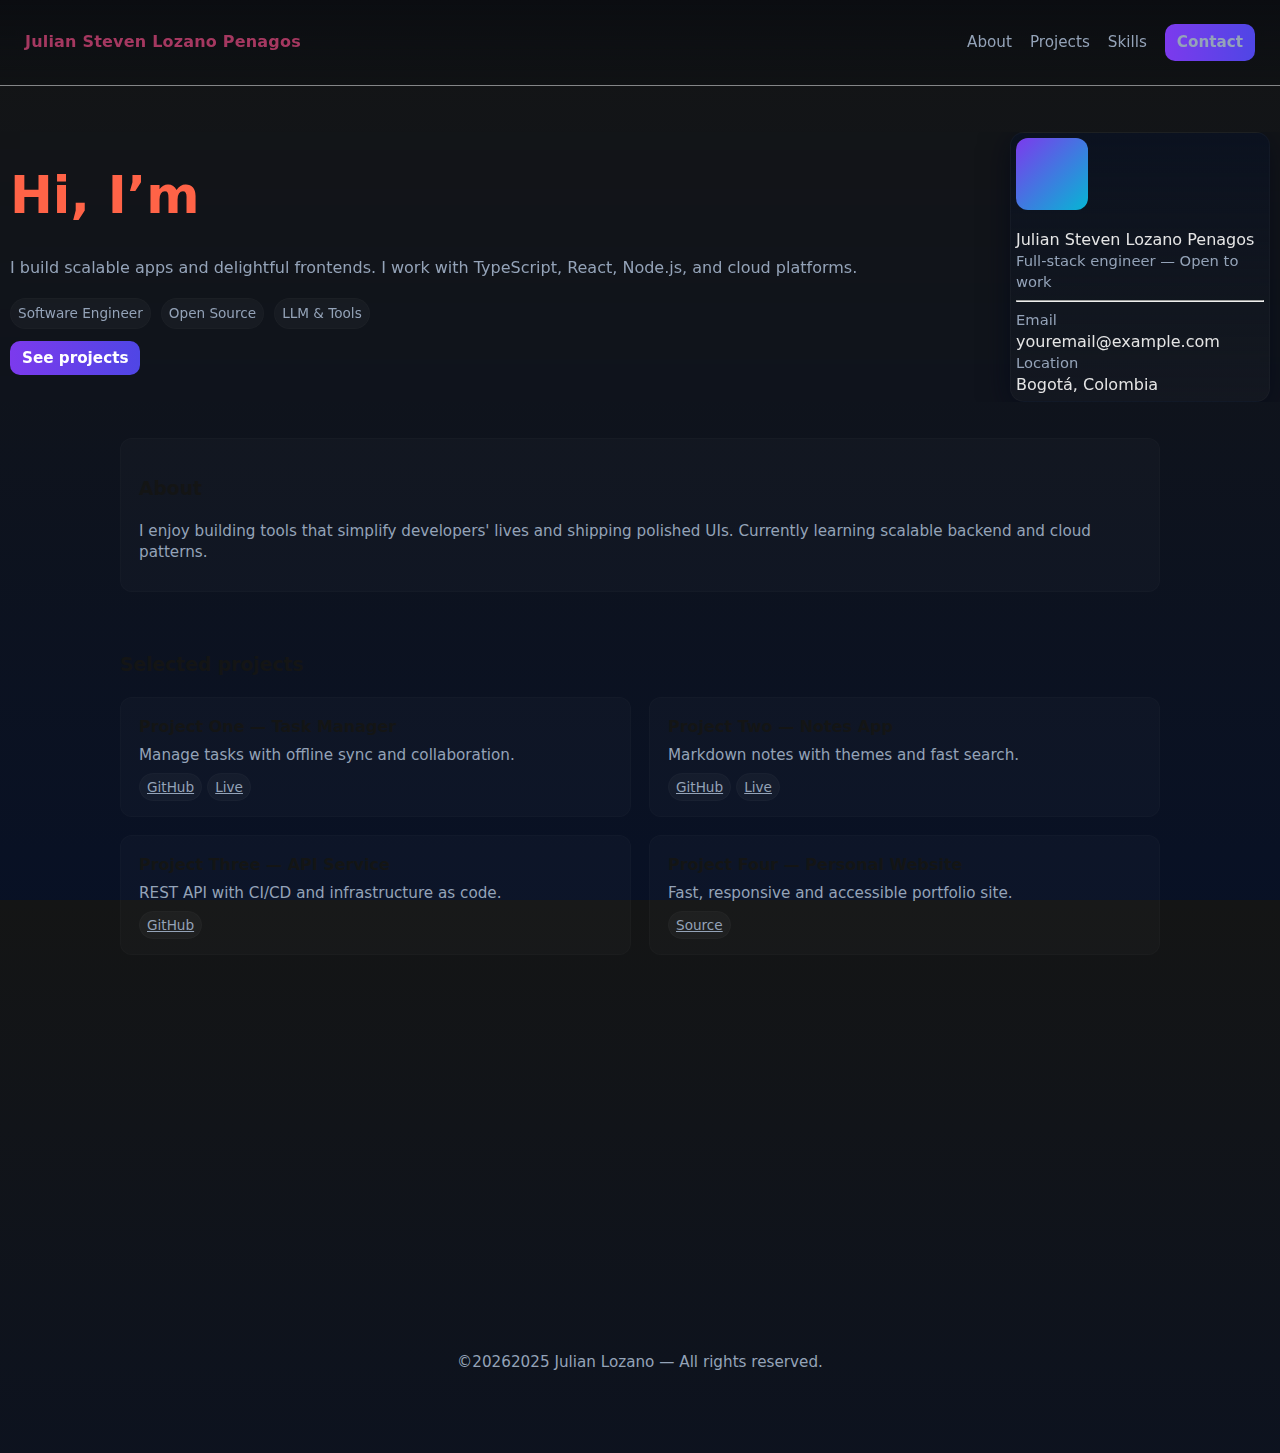
<file: index.html>
<!DOCTYPE html>
<html lang="en">
<head>
    <meta charset="UTF-8">
    <meta name="viewport" content="width=device-width, initial-scale=1.0">
    <title>Julian Penagos - Software Engineer</title>
    <meta name="description" content="Julian Steven Lozano Penagos' personal portfolio — software engineer. projects, skills and contact." />
    <link rel="stylesheet" href="assets/css/variables.css">
    <link rel="stylesheet" href="assets/css/layout.css">
    <link rel="stylesheet" href="assets/css/header.css">
    <link rel="stylesheet" href="assets/css/hero.css">
    <link rel="stylesheet" href="assets/css/components.css">
    <link rel="stylesheet" href="assets/css/footer.css">
    <link rel="stylesheet" href="assets/css/animations.css">
    <link rel="stylesheet" href="assets/css/utils.css">
    <link rel="stylesheet" href="assets/css/responsive.css">
</head>
<body>
<header data-include="components/header.html"></header>
<main>
    <section id="hero" data-include="components/hero.html"></section>
    <section id="about" data-include="components/about.html"></section>
    <section id="projects" data-include="components/projects.html"></section>
    <section id="skills" data-include="components/skills.html"></section>
    <section id="contact" data-include="components/contact.html"></section>
</main>

<footer data-include="components/footer.html"></footer>

<script src="assets/js/include.js"></script>
<script src="assets/js/typewriter.js"></script>
<script src="assets/js/animations.js"></script>
</body>
</html>
</file>
<file: assets/css/variables.css>
:root {
    --bg-dark:#141515;
    --text-color: #e5e5e5;
    --card:#0b1220;
    --muted:#94a3b8;
    --accent:#7c3aed;

    --border-radius: 12px;
    --glass: rgba(255,255,255,0.03);
    --glass-2: rgba(255,255,255,0.02);

    font-family: Inter, ui-sans-serif, system-ui, -apple-system, "Segoe UI", Roboto, "Helvetica Neue", Arial;
    --font-size: 16px;
    --text-strong: #ffffff;

    --transition: 0.25s ease;
}
</file>
<file: assets/css/layout.css>
*{box-sizing:border-box}

html,body{height:100%}

body{
    margin:0;
    background: linear-gradient(180deg, var(--bg-dark), #061028 120%);
    color:var(--bg-dark);
    -webkit-font-smoothing:antialiased;
    -moz-osx-font-smoothing:grayscale;
    line-height:1.4;
}

/* =========================
   Layout
========================= */
main {
    padding: 10px 120px;
}

.container {
    max-width: 1000px;
    margin: 0 auto;
    padding: 0 60px;
}


section { margin-top: 36px; }

.grid {
    display: grid;
    grid-template-columns: repeat(2,1fr);
    gap: 18px;
}
</file>
<file: assets/css/header.css>
header {
    position: sticky;
    top: 0;
    padding: 10px 25px;
    z-index: 30;
    backdrop-filter: blur(6px);
    background: linear-gradient(180deg, rgba(5,8,15,0.6), rgba(5,8,15,0.2));
    border-bottom: 1px solid rgba(255,255,255,50%);
}


nav {
    display: flex;
    align-items: center;
    justify-content: space-between; padding: 14px 0;
}

.logo {
    font-weight: 700;
    letter-spacing: 0.2px;
    color: #A53860;
}

.navlinks {
    display: flex;
    gap: 18px;
    align-items: center;
}

.navlinks a {
    color: var(--muted);
    text-decoration: none;
    font-size: 0.95rem;
}
</file>
<file: assets/css/hero.css>
#hero {
    width: 100vw;
    margin-left: 50%;
    transform: translateX(-50%);
    position: relative;
    backdrop-filter: blur(8px);
    color: var(--text-color);
    overflow: hidden;
}

.hero {
    display: flex;
    gap: 80px;
    flex-wrap: wrap;
    padding: 0 10px;
    width: 100%;
    box-sizing: border-box;
    justify-content: space-between;
}


.hero-left {
    flex: 1;
    min-width: 260px;
}

.muted { color: var(--muted); margin: 0 0 18px; }

.roles { display: flex; gap: 10px; flex-wrap: wrap; }

.pill {
    background: var(--glass);
    padding: 5px 7px;
    border-radius: 999px;
    font-size: 0.85rem;
    color: var(--muted);
    border: 1px solid rgba(255,255,255,0.02);
}

.hero-right {
    width: 260px; min-width: 220px;
    padding: 5px;
    border-radius: 14px;
    background: linear-gradient(180deg,var(--card), rgba(255,255,255,0.02));
    box-shadow: 0 6px 30px rgba(2,6,23,0.6);
    border: 1px solid rgba(255,255,255,0.03);
}

.profile {
    width: 72px;
    height: 72px;
    border-radius: 12px;
    display: inline-block;
    background: linear-gradient(135deg,var(--accent),#06b6d4);
    margin-bottom: 12px;
}

.small {
    font-size: 0.92rem;
    color: var(--muted); }

.console-container {
    font-size: 3.2rem;
    font-weight: 800;
    line-height: 1.1;
    color: var(--text-strong, #fff);
    display: inline-flex;
    align-items: center;
}

.console-underscore {
    font-size: 1em;
    margin-left: 4px;
    opacity: 1;
}

.hidden {
    opacity: 0;
}
</file>
<file: assets/css/components.css>
/* =========================
   Components
========================= */
.card {
    background: var(--glass-2);
    padding: 18px;
    border-radius: 12px;
    border: 1px solid rgba(255,255,255,0.02);
}

.project-title { font-weight: 600; margin: 0 0 6px; }
.project-desc { color: var(--muted); font-size: 0.95rem; margin: 0 0 10px; }

.skills { display: flex; gap: 8px; flex-wrap: wrap; }
.skill {
    padding: 6px 8px; border-radius: 8px;
    background: rgba(255,255,255,0.03);
    font-size: 0.85rem; color: var(--muted);
    border: 1px solid rgba(255,255,255,0.02);
}

/* =========================
   Buttons & Links
========================= */
.cta {
    padding: 8px 12px;
    border-radius: 10px;
    background: linear-gradient(90deg,var(--accent),#4f46e5);
    color: white; text-decoration: none;
    font-weight: 600; font-size: 0.95rem;
}
</file>
<file: assets/css/footer.css>
footer {
    margin-top: 48px;
    padding: 36px 0 80px;
    color: var(--muted); text-align: center;
    font-size: 0.95rem;
}
</file>
<file: assets/css/animations.css>
.fade-up {
    transform: translateY(12px);
    opacity: 0;
    transition: all 550ms cubic-bezier(.2,.9,.3,1);
}
.fade-up.visible {
    transform: none;
    opacity: 1;
}
</file>
<file: assets/css/utils.css>
.accent-text { color: var(--accent); }
.accent-link { color: var(--accent); }

.mt-8 { margin-top: 8px; }
.mt-12 { margin-top: 12px; }
.mt-18 { margin-top: 18px; }
.mt-24 { margin-top: 24px; }
.mt-60 { margin-top: 60px; }
</file>
<file: assets/css/responsive.css>
@media (max-width: 760px){
    .grid{ grid-template-columns:1fr; }
    h1{ font-size:1.6rem; }
    .hero{ flex-direction:column-reverse; }
}

@media (max-width: 760px){
    .container { padding: 0 16px; }
}

@media (min-width: 1400px) {
    .hero {
        padding: 0 120px;
    }
}
</file>
